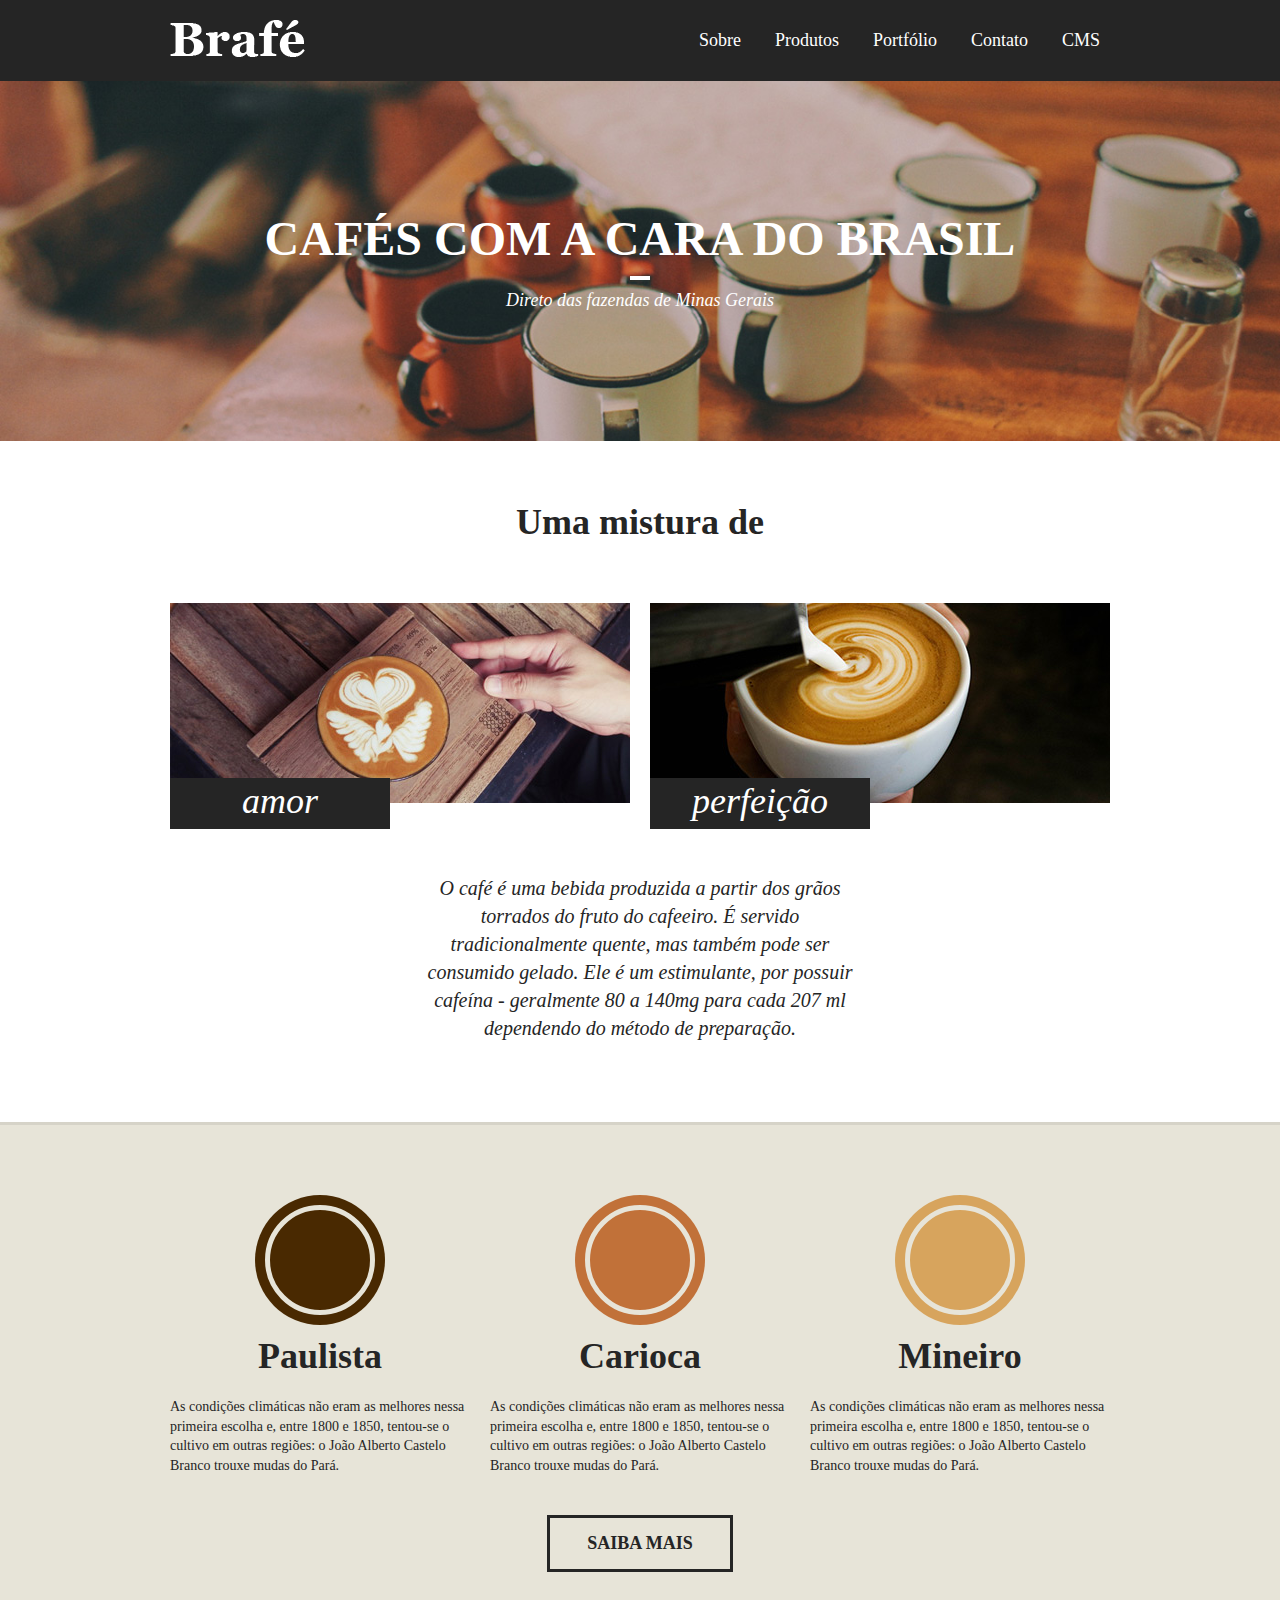
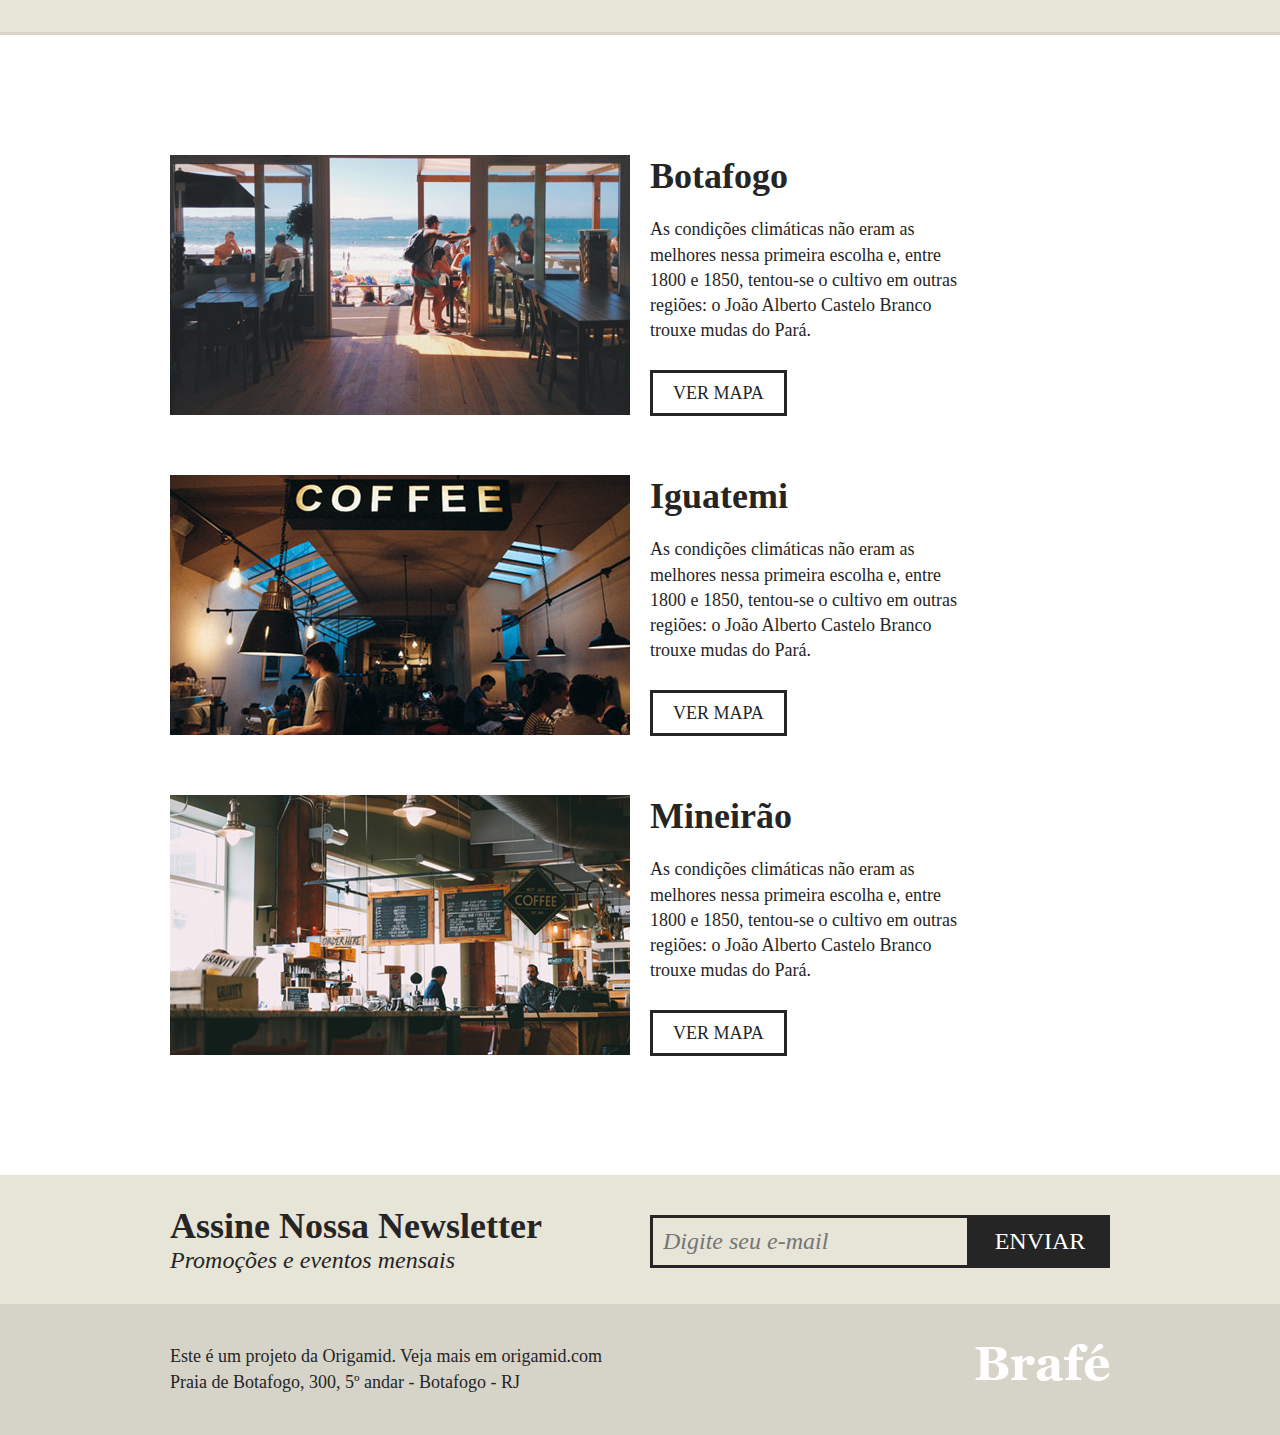
<file: index.html>
<!DOCTYPE html>
<html>
    <head>
        <title>Brafé - Home</title>
        <meta charset="utf-8">
        <meta name="viewport" content="width=device-width, initial-scale=1, shrink-to-fit=no">
        <link href="css/style.css" rel='stylesheet' type="text/css">
    </head>
    <body>

        <header class="menu">
            <div class="menu-container">

                <a class="menu-logo" href=""><img src="img/brafe.png" alt="Brafé"></a>

                <nav class="menu-nav">
                    <ul>
                        <li><a href="">Sobre</a></li>
                        <li><a href="produtos.html">Produtos</a></li>
                        <li><a href="">Portfólio</a></li>
                        <li><a href="">Contato</a></li>
                        <li><a href="brafe-cms.html">CMS</a></li>
                    </ul>
                </nav>
            
            </div>
        </header>

        <main class="intro">
            <h1>Cafés com a cara do Brasil</h1>
            <p>Direto das fazendas de Minas Gerais</p>
        </main>

        <section class="sobre">

            <h2>Uma mistura de</h2>

            <div class="sobre-container">
                
                <div class="sobre-item">
                    <img src="img/cafe-1.jpg">
                    <h3>amor</h3>
                </div>
                
                <div class="sobre-item">
                    <img src="img/cafe-2.jpg">
                    <h3>perfeição</h3>
                </div>

            </div>
            
            <p>O café é uma bebida produzida a partir dos grãos torrados do fruto do
                cafeeiro. É servido tradicionalmente quente, mas também pode ser consumido
                gelado. Ele é um estimulante, por possuir cafeína - geralmente 80 a 140mg
                para cada 207 ml dependendo do método de preparação.
            </p>

        </section>
        
        <section class="produtos">
            <div class="produtos-container">

                <div class="produtos-item">
                    <h2 class="produtos-paulista">Paulista</h2>
                    <p>
                        As condições climáticas não eram as melhores nessa primeira escolha e,
                        entre 1800 e 1850, tentou-se o cultivo em outras regiões: o João
                        Alberto Castelo Branco trouxe mudas do Pará.
                    </p>
                </div>

                <div class="produtos-item">
                    <h2 class="produtos-carioca">Carioca</h2>
                    <p>
                        As condições climáticas não eram as melhores nessa primeira escolha e,
                        entre 1800 e 1850, tentou-se o cultivo em outras regiões: o João
                        Alberto Castelo Branco trouxe mudas do Pará.
                    </p>
                </div>

                <div class="produtos-item">
                    <h2 class="produtos-mineiro">Mineiro</h2>
                    <p>
                        As condições climáticas não eram as melhores nessa primeira escolha e,
                        entre 1800 e 1850, tentou-se o cultivo em outras regiões: o João
                        Alberto Castelo Branco trouxe mudas do Pará.
                    </p>
                </div>

            </div>
            <a class="produtos-btn" href="">Saiba Mais</a>
        </section>

        <section class="locais">

            <div class="locais-item">
                <img src="img/botafogo.jpg" alt="Brafé unidade Botafogo">
                <div>
                    <h2>Botafogo</h2>
                    <p>
                        As condições climáticas não eram as melhores nessa primeira escolha e,
                        entre 1800 e 1850, tentou-se o cultivo em outras regiões: o João
                        Alberto Castelo Branco trouxe mudas do Pará.
                    </p>
                    <a href="">Ver Mapa</a>
                </div>
            </div>

            <div class="locais-item">
                <img src="img/iguatemi.jpg" alt="Brafé unidade Botafogo">
                <div>
                    <h2>Iguatemi</h2>
                    <p>
                        As condições climáticas não eram as melhores nessa primeira escolha e,
                        entre 1800 e 1850, tentou-se o cultivo em outras regiões: o João
                        Alberto Castelo Branco trouxe mudas do Pará.
                    </p>
                    <a href="">Ver Mapa</a>
                </div>
            </div>

            <div class="locais-item">
                <img src="img/mineirao.jpg" alt="Brafé unidade Botafogo">
                <div>
                    <h2>Mineirão</h2> 
                    <p>
                        As condições climáticas não eram as melhores nessa primeira escolha e,
                        entre 1800 e 1850, tentou-se o cultivo em outras regiões: o João
                        Alberto Castelo Branco trouxe mudas do Pará.
                    </p>
                    <a href="">Ver Mapa</a>
                </div>
            </div>
            
        </section>

        <section class="assine">
            <div class="assine-container">

                <div class="assine-info">
                    <h2>Assine Nossa Newsletter</h2>
                    <p>Promoções e eventos mensais</p>
                </div>

                <form>
                    <label>E-mail</label>
                    <input type="text" placeholder="Digite seu e-mail">
                    <button type="submit">Enviar</button>
                </form>

            
            </div>
        </section>

        <footer class="footer">
            <div class="footer-container">

                <p>
                    Este é um projeto da Origamid. Veja mais em origamid.com<br>
                    Praia de Botafogo, 300, 5º andar - Botafogo - RJ
                </p>
                <img src="img/brafe.png" alt="Brafé">
                
            </div>
        </footer>

    </body>
</html>
</file>
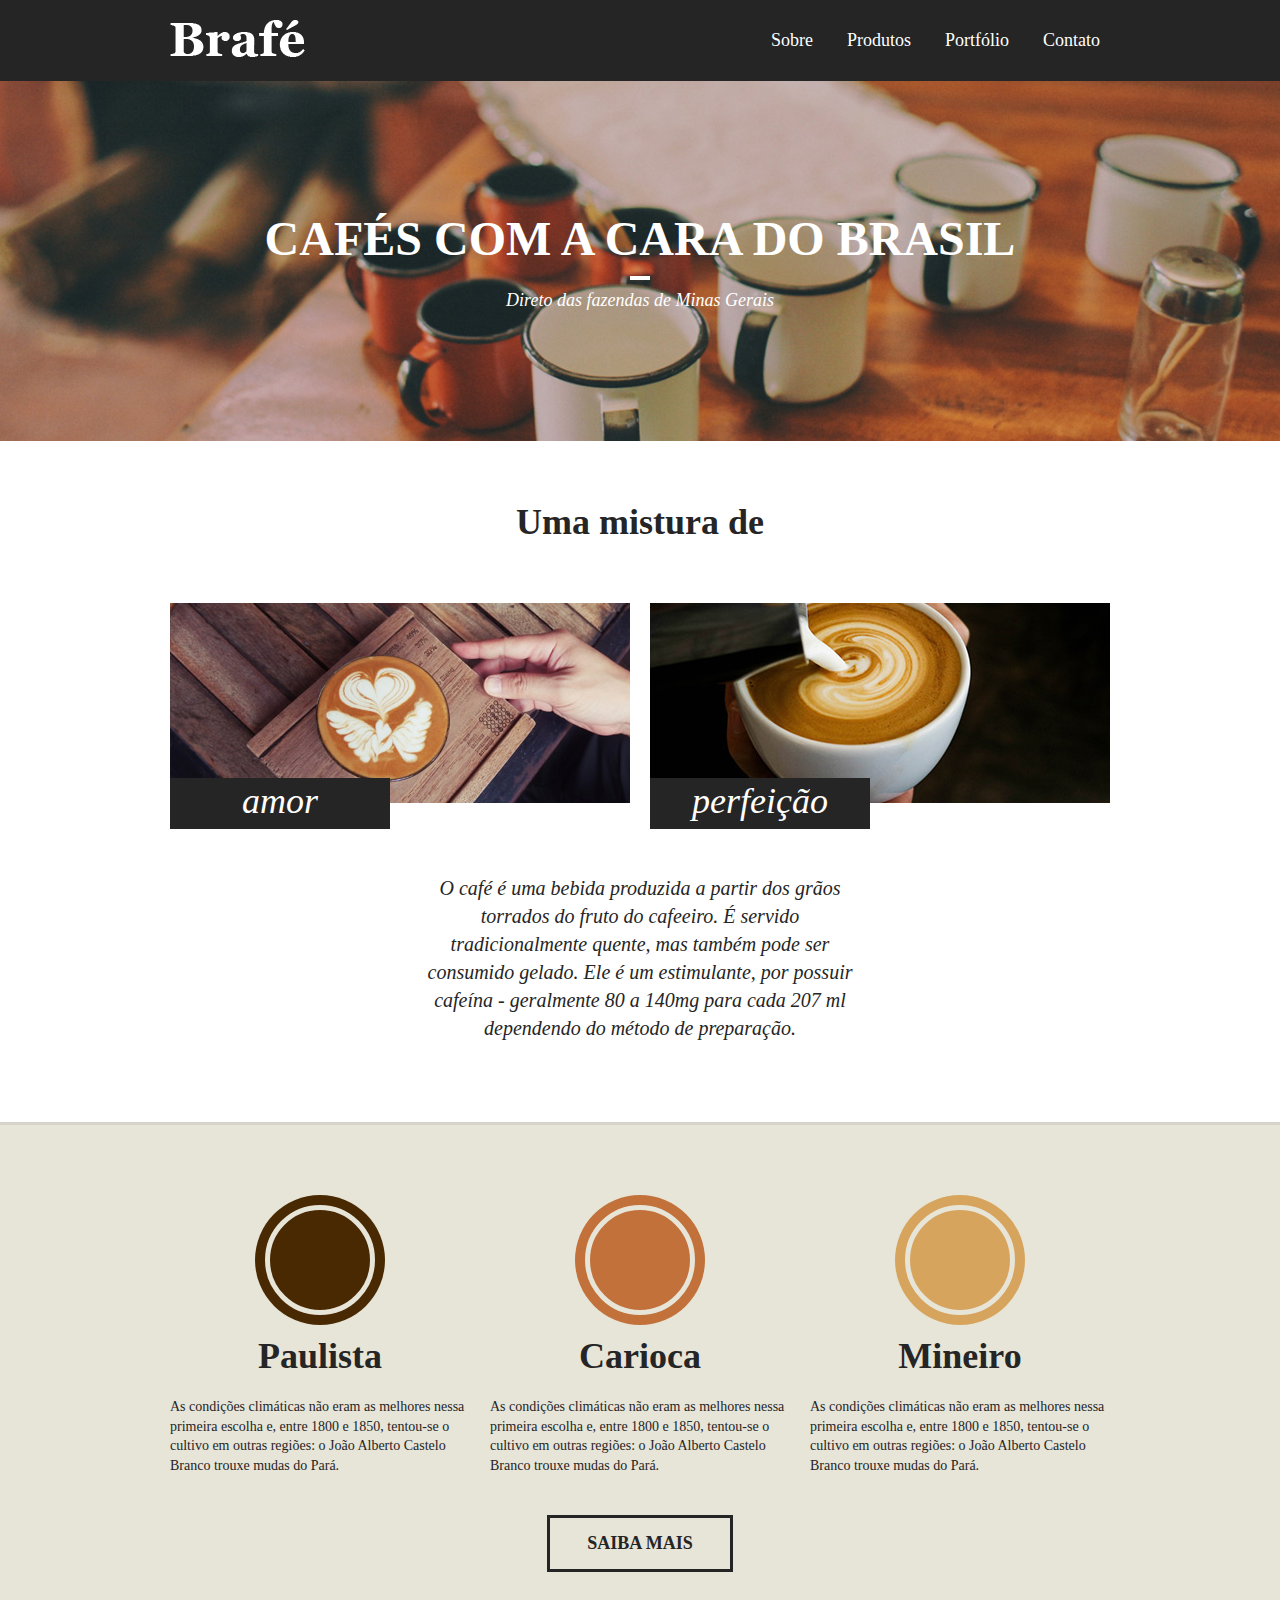
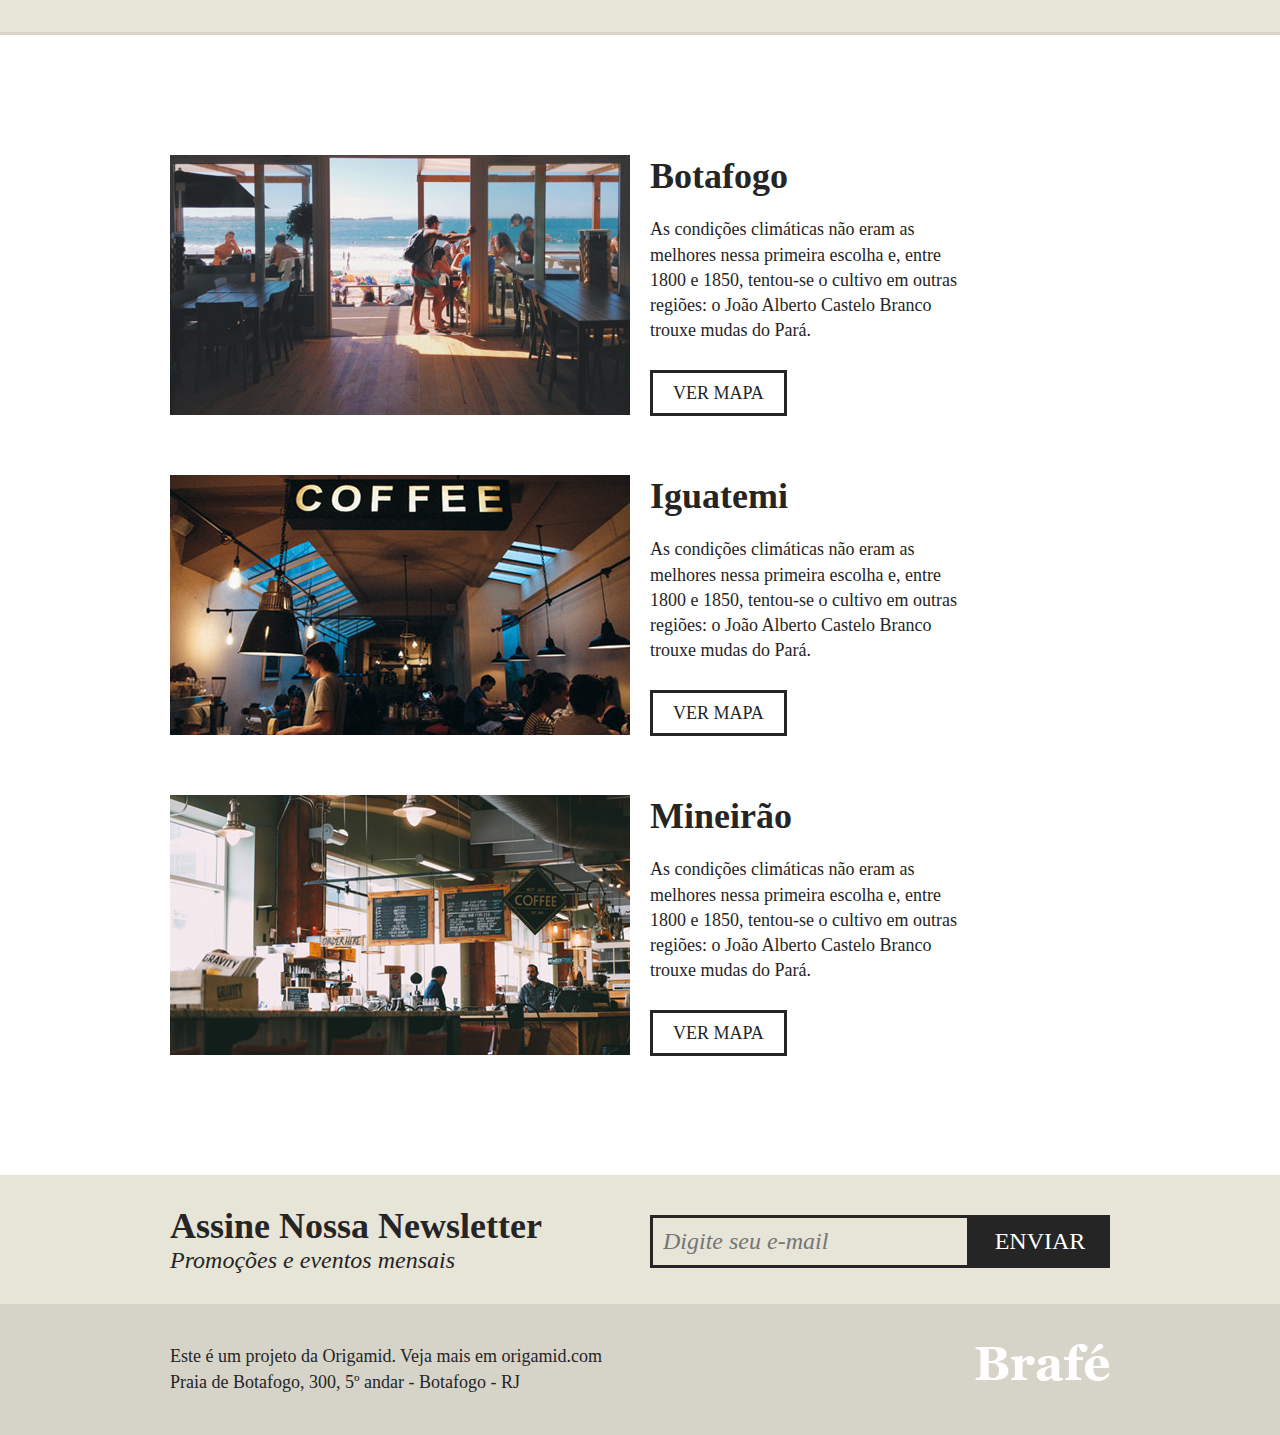
<file: 1 - CSS Puro/index.html>
<!DOCTYPE html>
<html>
    <head>
        <title>Brafé - CSS Puro</title>
        <meta charset="utf-8">
        <meta name="viewport" content="width=device-width, initial-scale=1, shrink-to-fit=no">
        <link href="style.css" rel='stylesheet' type="text/css">
    </head>
    <body>

        <header class="menu">
            <div class="menu-container">

                <a class="menu-logo" href=""><img src="img/brafe.png" alt="Brafé"></a>

                <nav class="menu-nav">
                    <ul>
                        <li><a href="">Sobre</a></li>
                        <li><a href="">Produtos</a></li>
                        <li><a href="">Portfólio</a></li>
                        <li><a href="">Contato</a></li>
                    </ul>
                </nav>
            
            </div>
        </header>

        <main class="intro">
            <h1>Cafés com a cara do Brasil</h1>
            <p>Direto das fazendas de Minas Gerais</p>
        </main>

        <section class="sobre">

            <h2>Uma mistura de</h2>

            <div class="sobre-container">
                
                <div class="sobre-item">
                    <img src="img/cafe-1.jpg">
                    <h3>amor</h3>
                </div>
                
                <div class="sobre-item">
                    <img src="img/cafe-2.jpg">
                    <h3>perfeição</h3>
                </div>

            </div>
            
            <p>O café é uma bebida produzida a partir dos grãos torrados do fruto do
                cafeeiro. É servido tradicionalmente quente, mas também pode ser consumido
                gelado. Ele é um estimulante, por possuir cafeína - geralmente 80 a 140mg
                para cada 207 ml dependendo do método de preparação.
            </p>

        </section>
        
        <section class="produtos">
            <div class="produtos-container">

                <div class="produtos-item">
                    <h2 class="produtos-paulista">Paulista</h2>
                    <p>
                        As condições climáticas não eram as melhores nessa primeira escolha e,
                        entre 1800 e 1850, tentou-se o cultivo em outras regiões: o João
                        Alberto Castelo Branco trouxe mudas do Pará.
                    </p>
                </div>

                <div class="produtos-item">
                    <h2 class="produtos-carioca">Carioca</h2>
                    <p>
                        As condições climáticas não eram as melhores nessa primeira escolha e,
                        entre 1800 e 1850, tentou-se o cultivo em outras regiões: o João
                        Alberto Castelo Branco trouxe mudas do Pará.
                    </p>
                </div>

                <div class="produtos-item">
                    <h2 class="produtos-mineiro">Mineiro</h2>
                    <p>
                        As condições climáticas não eram as melhores nessa primeira escolha e,
                        entre 1800 e 1850, tentou-se o cultivo em outras regiões: o João
                        Alberto Castelo Branco trouxe mudas do Pará.
                    </p>
                </div>

            </div>
            <a class="produtos-btn" href="">Saiba Mais</a>
        </section>

        <section class="locais">

            <div class="locais-item">
                <img src="img/botafogo.jpg" alt="Brafé unidade Botafogo">
                <div>
                    <h2>Botafogo</h2>
                    <p>
                        As condições climáticas não eram as melhores nessa primeira escolha e,
                        entre 1800 e 1850, tentou-se o cultivo em outras regiões: o João
                        Alberto Castelo Branco trouxe mudas do Pará.
                    </p>
                    <a href="">Ver Mapa</a>
                </div>
            </div>

            <div class="locais-item">
                <img src="img/iguatemi.jpg" alt="Brafé unidade Botafogo">
                <div>
                    <h2>Iguatemi</h2>
                    <p>
                        As condições climáticas não eram as melhores nessa primeira escolha e,
                        entre 1800 e 1850, tentou-se o cultivo em outras regiões: o João
                        Alberto Castelo Branco trouxe mudas do Pará.
                    </p>
                    <a href="">Ver Mapa</a>
                </div>
            </div>

            <div class="locais-item">
                <img src="img/mineirao.jpg" alt="Brafé unidade Botafogo">
                <div>
                    <h2>Mineirão</h2> 
                    <p>
                        As condições climáticas não eram as melhores nessa primeira escolha e,
                        entre 1800 e 1850, tentou-se o cultivo em outras regiões: o João
                        Alberto Castelo Branco trouxe mudas do Pará.
                    </p>
                    <a href="">Ver Mapa</a>
                </div>
            </div>
            
        </section>

        <section class="assine">
            <div class="assine-container">

                <div class="assine-info">
                    <h2>Assine Nossa Newsletter</h2>
                    <p>Promoções e eventos mensais</p>
                </div>

                <form>
                    <label>E-mail</label>
                    <input type="text" placeholder="Digite seu e-mail">
                    <button type="submit">Enviar</button>
                </form>

            
            </div>
        </section>

        <footer class="footer">
            <div class="footer-container">

                <p>
                    Este é um projeto da Origamid. Veja mais em origamid.com<br>
                    Praia de Botafogo, 300, 5º andar - Botafogo - RJ
                </p>
                <img src="img/brafe.png" alt="Brafé">

            </div>
        </footer>

    </body>
</html>
</file>
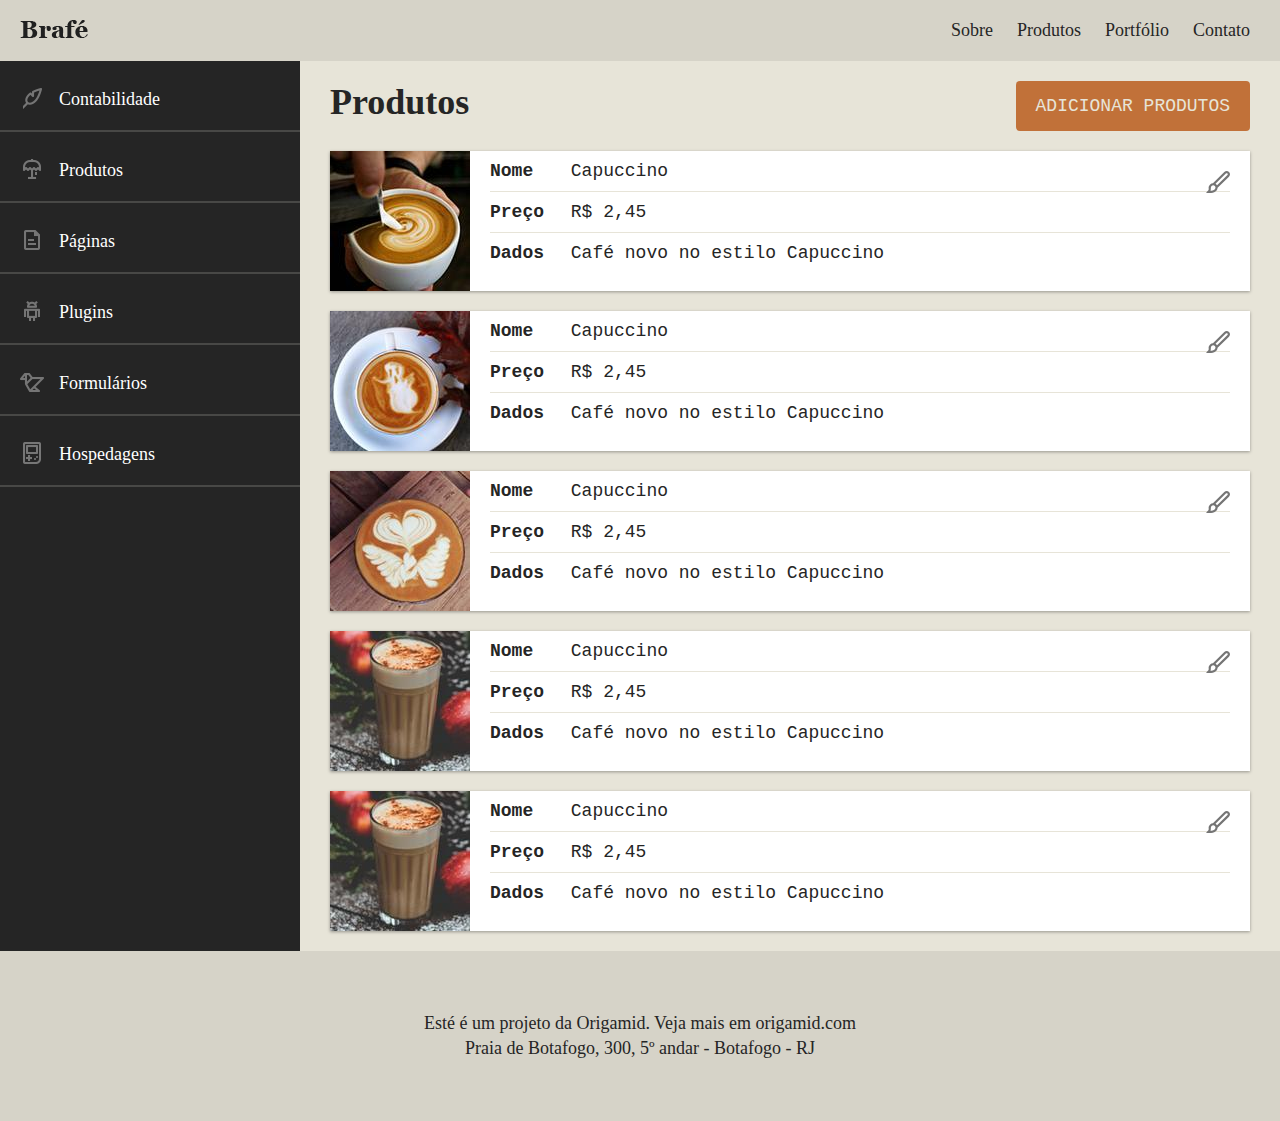
<file: brafe-cms.html>
<!DOCTYPE html>
<html>
    <head>
        <title>Brafé - CMS</title>
        <meta charset="utf-8">
        <meta name="viewport" content="width=device-width, initial-scale=1, shrink-to-fit=no">
        <link href="css/brafe-cms.css" type="text/css" rel="stylesheet">
    </head>
    <body>

        <header class="header">

            <a class="header-logo" href="index.html">
                <img src="img/brafe-cms.png" alt="Brafé">
            </a>

            <nav class="header-menu">
                <ul>
                    <li><a href="">Sobre</a></li>
                    <li><a href="">Produtos</a></li>
                    <li><a href="">Portfólio</a></li>
                    <li><a href="">Contato</a></li>
                </ul>
            </nav>

        </header>

        <main class="main-container">

            <nav class="side-nav">
                <ul>
                    <li><a class="nav-contabilidade" href="">Contabilidade</a></li>
                    <li><a class="nav-produtos" href="">Produtos</a></li>
                    <li><a class="nav-paginas" href="">Páginas</a></li>
                    <li><a class="nav-plugins" href="">Plugins</a></li>
                    <li><a class="nav-formularios" href="">Formulários</a></li>
                    <li><a class="nav-hospedagens" href="">Hospedagens</a></li>
                </ul>
            </nav>

            <section class="produtos">

                <header>
                    <h1>Produtos</h1>
                    <a class="adicionar-produtos" href="">Adicionar Produtos</a>
                </header>

                <ul>
                    <li class="produtos-item">
                        <img src="img/cafe-1-cms.jpg" alt="Café 1">

                        <ul>
                            <li><span>Nome</span> Capuccino</li>
                            <li><span>Preço</span> R$ 2,45</li>
                            <li><span>Dados</span> Café novo no estilo Capuccino</li>
                        </ul>
                        <a href="">Editar</a>
                    </li>
                    <li class="produtos-item">
                        <img src="img/cafe-2-cms.jpg" alt="Café 2">

                        <ul>
                            <li><span>Nome</span> Capuccino</li>
                            <li><span>Preço</span> R$ 2,45</li>
                            <li><span>Dados</span> Café novo no estilo Capuccino</li>
                        </ul>
                        <a href="">Editar</a>
                    </li>
                    <li class="produtos-item">
                        <img src="img/cafe-3-cms.jpg" alt="Café 3">

                        <ul>
                            <li><span>Nome</span> Capuccino</li>
                            <li><span>Preço</span> R$ 2,45</li>
                            <li><span>Dados</span> Café novo no estilo Capuccino</li>
                        </ul>
                        <a href="">Editar</a>
                    </li>
                    <li class="produtos-item">
                        <img src="img/cafe-4-cms.jpg" alt="Café 4">

                        <ul>
                            <li><span>Nome</span> Capuccino</li>
                            <li><span>Preço</span> R$ 2,45</li>
                            <li><span>Dados</span> Café novo no estilo Capuccino</li>
                        </ul>
                        <a href="">Editar</a>
                    </li>

                    <li class="produtos-item">
                        <img src="img/cafe-4-cms.jpg" alt="Café 4">

                        <ul>
                            <li><span>Nome</span> Capuccino</li>
                            <li><span>Preço</span> R$ 2,45</li>
                            <li><span>Dados</span> Café novo no estilo Capuccino</li>
                        </ul>
                        <a href="">Editar</a>
                    </li>
                </ul>

            </section>

        </main>

        <footer class="footer">
            <p>Esté é um projeto da Origamid. Veja mais em origamid.com</p>
            <p>Praia de Botafogo, 300, 5º andar - Botafogo - RJ</p>
        </footer>

    </body>
</html>
</file>
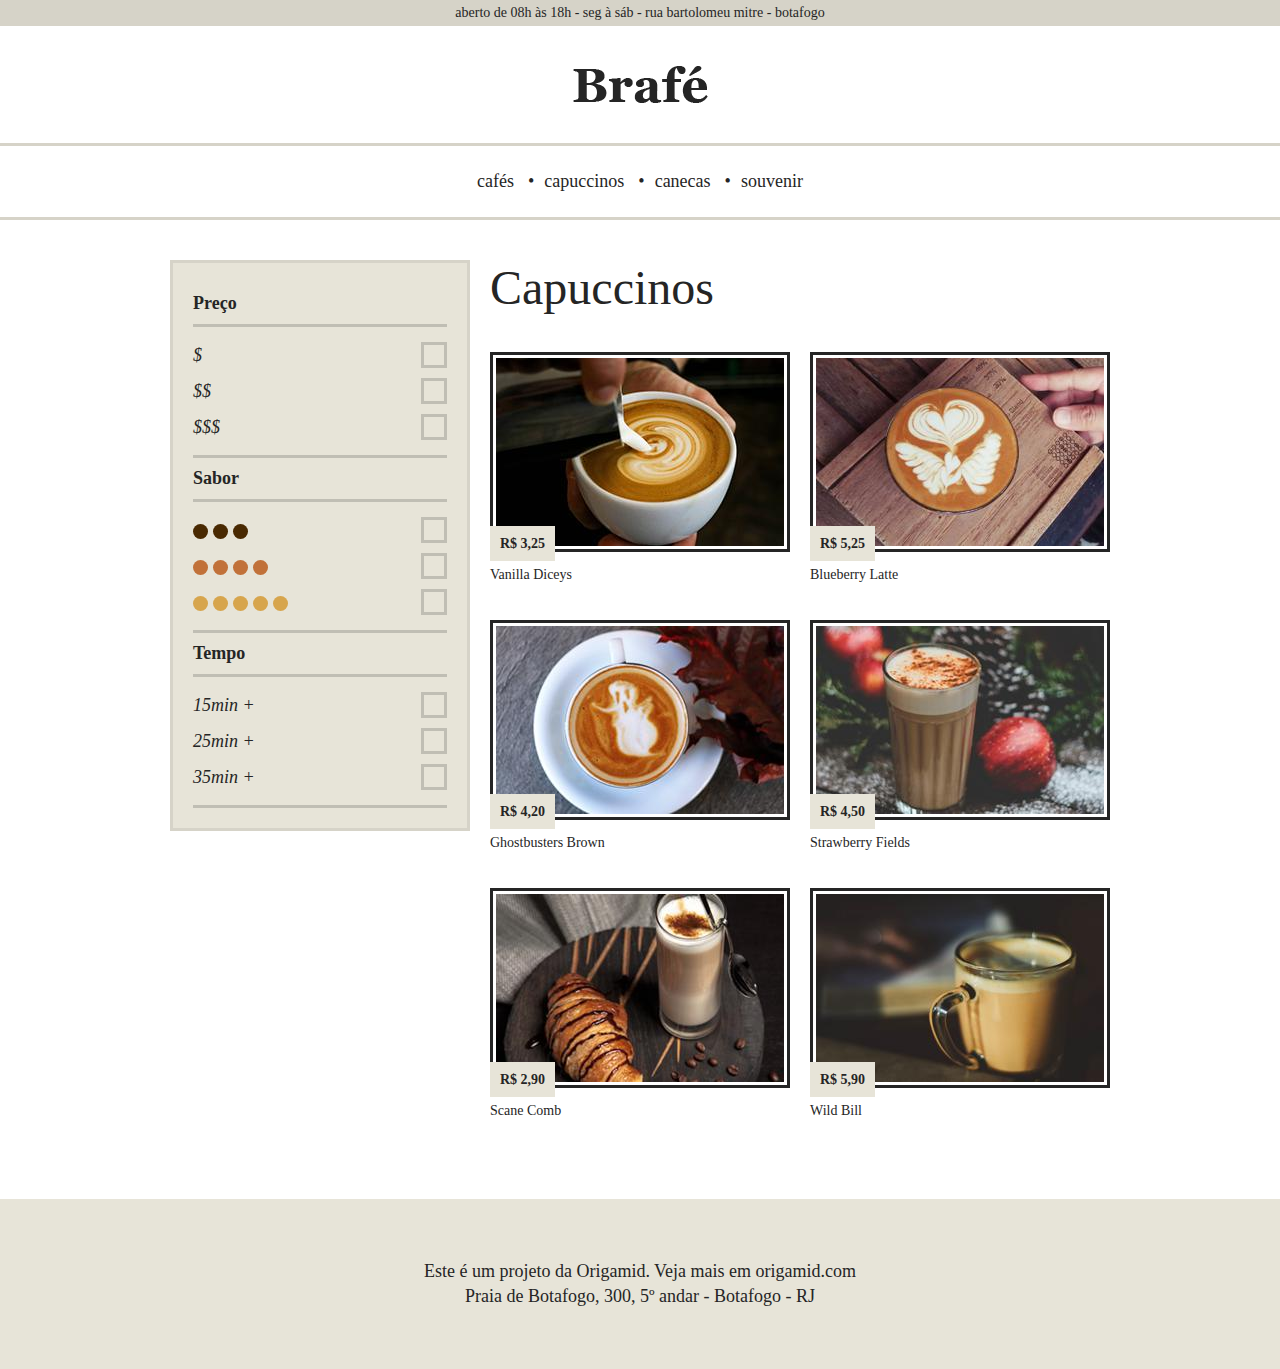
<file: produtos.html>
<!DOCTYPE html>
<html>
    <header>
        <title>Brafé - Produtos</title>
        <meta charset="utf-8">
        <meta name="viewport" content="width=device-width, initial-scale=1, shrink-to-fit=no">
        <link href="css/produtos.css" type="text/css" rel="stylesheet">
    </header>
    <body>

        <header>

            <div class="header-informacoes">
                <p>aberto de 08h às 18h - seg à sáb - rua bartolomeu mitre - botafogo</p>
            </div>

            <a class="header-logo" href="index.html">
                <img src="img/brafe-produtos .png" alt="Brafé">
            </a>

            <nav class="header-menu">
                <ul>
                    <li><a href="#">cafés</a></li>
                    <li><a href="#">capuccinos</a></li>
                    <li><a href="#">canecas</a></li>
                    <li><a href="#">souvenir</a></li>
                </ul>
            </nav>

        </header>

        <div class="container">

            <nav class="filtro">
                <h2>Preço</h2>
                <ul>
                    <li>$</li>
                    <li>$$</li>
                    <li>$$$</li>
                </ul>
                <h2>Sabor</h2>
                <ul class="sabor">
                    <li><span class="sabor-3">Marrom</span></li>
                    <li><span class="sabor-4">Laranja</span></li>
                    <li><span class="sabor-5">Amarelo</span></li>
                </ul>
                <h2>Tempo</h2>
                <ul>
                    <li>15min +</li>
                    <li>25min +</li>
                    <li>35min +</li>
                </ul>
            </nav>


            <section class="produtos">

                <h1>Capuccinos</h1>
                <ul>
                    <li>
                        <img src="img/cafe-1-produtos.jpg" alt="Café 1">
                        <span>R$ 3,25</span>
                        <h2>Vanilla Diceys</h2>
                    </li>
                    <li>
                        <img src="img/cafe-2-produtos.jpg" alt="Café 2">
                        <span>R$ 5,25</span>
                        <h2>Blueberry Latte</h2>
                    </li>
                    <li>
                        <img src="img/cafe-3.jpg" alt="Café 3">
                        <span>R$ 4,20</span>
                        <h2>Ghostbusters Brown</h2>
                    </li>
                    <li>
                        <img src="img/cafe-4.jpg" alt="Café 4">
                        <span>R$ 4,50</span>
                        <h2>Strawberry Fields</h2>
                    </li>
                    <li>
                        <img src="img/cafe-5.jpg" alt="Café 5">
                        <span>R$ 2,90</span>
                        <h2>Scane Comb</h2>
                    </li>
                    <li>
                        <img src="img/cafe-6.jpg" alt="Café 6">
                        <span>R$ 5,90</span>
                        <h2>Wild Bill</h2>
                    </li>
                </ul>

            </section>

        </div>


        <footer class="footer">
            <p>Este é um projeto da Origamid. Veja mais em origamid.com</p>
            <p>Praia de Botafogo, 300, 5º andar - Botafogo - RJ</p>
        </footer>

    </body>
</html>
</file>
<file: css/style.css>
/* Reset básico */

body, h1, h2, h3, p, ul {
    padding: 0px;
    margin: 0px;
}

body {
    font-family: Georgia, serif;
    color: #252525;
}

/* Menu do Header */

.menu {
    background: #252525;
    padding: 20px 0;
}

.menu-container {
    max-width: 960px;
    margin: 0 auto;
}

/* clear fix */
.menu-container::after, .menu-container::before {
    content: '';
    display: table;
    clear: both;
}

.menu-logo {
    display: block;
    float: left;
    margin-left: 10px;
}

.menu-nav {
    float: right;
}

.menu-nav li {
    display: inline-block;
    padding: 10px;
    margin-right: 10px;
}

.menu-nav a {
    display: block;
    padding: px;
    text-decoration: none;
    color: white;
    /* 18px (desejado) / default (16px) = 1.125 */
    font-size: 1.125em; 
}

.menu-nav a:hover {
    color: rgb(212, 209, 209);
}

@media (max-width: 739px) {

    .menu {
        text-align: center;
    }

    a.menu-logo {
        float: none;
        margin: 0 auto;
    }
    
    .menu-nav {
        float: none;
        clear: both;
    }

}

/* Intro */

.intro {
    background: url('../img/bg-intro.jpg') no-repeat center center;
    background-size: cover;
    padding: 130px 0;
    text-align: center;
    color: #fff;
}

.intro h1 {
    text-transform: uppercase;
    font-size: 3em; /* 48/16 */
}

.intro h1::after {
    content: '';
    display: block;
    width: 20px;
    height: 4px;
    background: #fff;
    margin: 10px auto;
}

.intro p {
    font-style: italic;
    font-size: 1.125em; /* 18/16 */
}

@media (max-width: 739px) {

    .intro {
        padding: 60px 0;
    }

}

/* Sobre */

.sobre {
    padding: 60px 0;
}

.sobre-container {
    max-width: 960px;
    margin: 0 auto;
}

.sobre-container::after, .sobre-container::before {
    content: '';
    display: table;
    clear: both;
}

.sobre h2 {
    text-align: center;
    font-size: 2.25em;
    margin-bottom: 60px;
}

/* note que esta classe é equivalente ao grid-8 do Bikcraft */
.sobre-item {
    width: 460px;
    float: left;
    /* as figuras tẽm margem de 10 px para cada lado */
    margin: 0 10px;
}

.sobre-item img {
    display: block;
    max-width: 100%;
}

.sobre-item h3 {
    font-size: 2.25em;
    /* line-height 1em pois não queremos altura de linha nele */
    line-height: 1em;
    background: #252525;
    width: 220px;
    color: #fff;
    font-style: italic;
    font-weight: normal;
    text-align: center;
    padding: 5px 0 10px 0;
    top: -25px;
    /* alteramos position:static para que a propriedade top funcione */
    position: relative;
}

/* seletor filho direto de .sobre */
/* aqui não há muita utilidade, mas pode facilitar manutenções futuras */
.sobre > p {
    font-size: 1.25em;
    line-height: 1.4em;
    font-style: italic;
    text-align: center;
    margin: 20px auto;
    max-width: 460px;
}

@media (min-width: 740px) and (max-width: 980px) {

    .sobre-container {
        max-width: 720px;
    }

    .sobre-item {
        width: 340px;
    }

}

@media (max-width: 739px) {

    .sobre-container {
        max-width: 300px;
    }

    .sobre-item {
        width: 300px;
        margin: 0 auto;
    }

}

/* Produtos */

.produtos {
    background: #e7e4d8;
    padding: 60px 0;
    border-top: 3px solid #d6d3c8;
    border-bottom: 3px solid #d6d3c8;
}

.produtos-container {
    max-width: 960px;
    margin: 0 auto;
}

.produtos-container::before, .produtos-container::after {
    content: '';
    display: table;
    clear: both;
}

.produtos-item {
    width: 300px;
    float: left;
    /*margem de 10px por causas do grid e 20px bottom para quando for responsivo*/
    margin: 0 10px 20px 10px;
}

.produtos-item h2 {
    text-align: center;
    font-size: 2.25em;
    margin-bottom: 20px;
}

.produtos-item p {
    font-size: 0.875em; /*14/16*/
    line-height: 1.4em;
}

/*Para criarmos a 'imagem' do café em CSS */

.produtos-item h2::before {
    content: '';
    display: block;
    width: 100px;
    height: 100px;
    background: currentColor;
    margin: 20px auto;
    /* círculo, borda e sombra */
    border-radius: 50%;
    border: 5px solid #e7e4d8;
    box-shadow: 0 0 0 10px currentColor;
}

h2.produtos-paulista::before {
    color: #492901;
}

h2.produtos-carioca::before {
    color: #c17139;
}

h2.produtos-mineiro::before {
    color: #d7a45d;
}

.produtos-btn {
    width: 180px;
    border: 3px solid;
    color: #252525;
    text-decoration: none;
    display: block;
    font-size: 1.125em;
    font-weight: bold;
    text-transform: uppercase;
    text-align: center;
    padding: 15px 0;
    margin: 20px auto 0 auto;
}

.produtos-btn:hover {
    background: #eeeeec;
    transition: 0.2s;
}

@media (min-width: 740px) and (max-width: 980px) {

    .produtos-container {
        max-width: 720px;
    }

    .produtos-item {
        width: 220px;
    }

}

@media (max-width: 739px) {

    .produtos-container {
        max-width: 300px;
    }

    .produtos-item {
        margin: 0 auto 20px auto;
    }

}

/* Locais */

.locais {
    max-width: 960px;
    margin: 0 auto;
    padding: 60px 0;
}

.locais-item {
    clear: both;
    margin: 60px auto;
}

.locais-item::after, .locais-item::before {
    display: table;
    content: '';
    clear: both;
}

.locais-item img {
    width: 460px;
    float: left;
    display: block;
    margin: 0 10px;
}

.locais-item > div {
    max-width: 460px;
    float: left;
    margin: 0 10px;
}

.locais-item h2 {
    font-size: 2.25em;
    margin-bottom: 20px;
}

.locais-item p {
    font-size: 1.125em;
    line-height: 1.4em;
    max-width: 320px;
    margin-bottom: 40px;
}

.locais-item a {
    font-size: 1.125em;
    text-transform: uppercase;
    text-decoration: none;
    border: 3px solid;
    color: #252525;
    padding: 10px 20px;
}

.locais-item a:hover {
    background: rgb(233, 231, 231);
    transition: 0.2s;
}

@media (min-width: 740px) and (max-width: 980px) {

    .locais {
        max-width: 720px;
    }

    .locais-item > div, .locais-item img {
        max-width: 340px;
    }


}

@media (max-width: 739px) {

    .locais-item img {
        width: 300px;
        margin: 0px;
    }

    .locais {
        max-width: 300px;
    }

}

/* Footer */

.assine {
    background: #e7e4d8;
    padding: 30px 0;
}

.assine-container {
    max-width: 960px;
    margin: 0 auto;
}

.assine-container::after, .assine-container::before {
    content: '';
    display: table;
    clear: both;
}

.assine-info {
    width: 460px;
    margin: 0 10px;
    float: left;
}

.assine-info h2 {
    font-size: 2.25em;
}

.assine-info p {
    font-size: 1.5em;
    font-style: italic;
}

.assine form {
    width: 460px;
    margin: 10px 10px 0 10px;
    float: left;
}

.assine form label {
    display: none;
}

.assine input {
    box-sizing: border-box;
    width: 320px;
    border: 3px solid #252525;
    background: none;
    font-size: 1.5em;
    font-style: italic;
    font-family: Georgia, serif;
    padding: 10px;
    float: left;
}

.assine button {
    background: #252525;
    border: none;
    font-family: Georgia, serif;
    text-transform: uppercase;
    font-size: 1.5em;
    width: 140px;
    padding: 13px 0;
    color: #fff;
    cursor: pointer;
}

.assine button:hover {
    transition: 0.2s;
    background: #5a5a5a;
}

@media (min-width: 740px) and (max-width: 980px) {

    .assine-container {
        max-width: 720px;
    }

    .assine-info, .assine form, .assine input {
        width: 340px;
    }

}

@media (max-width: 739px) {

    .assine-container {
        max-width: 300px;
    }

    .assine-info, .assine form, .assine input {
        width: 300px;
        margin: 10px 0 0 0;
    }
    

}

.footer {
    background: #d6d3c8;
    padding: 40px 0;
}

.footer-container {
    max-width: 960px;
    margin: 0 auto;
}

.footer-container::before, .footer-container::after {
    content: '';
    display: table;
    clear: both;
}

.footer p {
    float:left;
    margin: 0 10px;
    font-size: 1.125em;
    line-height: 1.4em;
}

.footer img {
    float: right;
    margin: 0 10px;
    display: block;
}


@media (max-width: 739px) {

    .footer-container {
        max-width: 300px;
    }

    .footer p {
        float: none;
        margin: 0px;
    }

    .footer img {
        float: none;
        margin: 20px 0;
    }
    

}
</file>
<file: 1 - CSS Puro/style.css>
/* Reset básico */

body, h1, h2, h3, p, ul {
    padding: 0px;
    margin: 0px;
}

body {
    font-family: Georgia, serif;
    color: #252525;
}

/* Menu do Header */

.menu {
    background: #252525;
    padding: 20px 0;
}

.menu-container {
    max-width: 960px;
    margin: 0 auto;
}

/* clear fix */
.menu-container::after, .menu-container::before {
    content: '';
    display: table;
    clear: both;
}

.menu-logo {
    display: block;
    float: left;
    margin-left: 10px;
}

.menu-nav {
    float: right;
}

.menu-nav li {
    display: inline-block;
    padding: 10px;
    margin-right: 10px;
}

.menu-nav a {
    display: block;
    padding: px;
    text-decoration: none;
    color: white;
    /* 18px (desejado) / default (16px) = 1.125 */
    font-size: 1.125em; 
}

.menu-nav a:hover {
    color: rgb(212, 209, 209);
}

@media (max-width: 739px) {

    .menu {
        text-align: center;
    }

    a.menu-logo {
        float: none;
        margin: 0 auto;
    }
    
    .menu-nav {
        float: none;
        clear: both;
    }

}

/* Intro */

.intro {
    background: url('./img/bg-intro.jpg') no-repeat center center;
    background-size: cover;
    padding: 130px 0;
    text-align: center;
    color: #fff;
}

.intro h1 {
    text-transform: uppercase;
    font-size: 3em; /* 48/16 */
}

.intro h1::after {
    content: '';
    display: block;
    width: 20px;
    height: 4px;
    background: #fff;
    margin: 10px auto;
}

.intro p {
    font-style: italic;
    font-size: 1.125em; /* 18/16 */
}

@media (max-width: 739px) {

    .intro {
        padding: 60px 0;
    }

}

/* Sobre */

.sobre {
    padding: 60px 0;
}

.sobre-container {
    max-width: 960px;
    margin: 0 auto;
}

.sobre-container::after, .sobre-container::before {
    content: '';
    display: table;
    clear: both;
}

.sobre h2 {
    text-align: center;
    font-size: 2.25em;
    margin-bottom: 60px;
}

/* note que esta classe é equivalente ao grid-8 do Bikcraft */
.sobre-item {
    width: 460px;
    float: left;
    /* as figuras tẽm margem de 10 px para cada lado */
    margin: 0 10px;
}

.sobre-item img {
    display: block;
    max-width: 100%;
}

.sobre-item h3 {
    font-size: 2.25em;
    /* line-height 1em pois não queremos altura de linha nele */
    line-height: 1em;
    background: #252525;
    width: 220px;
    color: #fff;
    font-style: italic;
    font-weight: normal;
    text-align: center;
    padding: 5px 0 10px 0;
    top: -25px;
    /* alteramos position:static para que a propriedade top funcione */
    position: relative;
}

/* seletor filho direto de .sobre */
/* aqui não há muita utilidade, mas pode facilitar manutenções futuras */
.sobre > p {
    font-size: 1.25em;
    line-height: 1.4em;
    font-style: italic;
    text-align: center;
    margin: 20px auto;
    max-width: 460px;
}

@media (min-width: 740px) and (max-width: 980px) {

    .sobre-container {
        max-width: 720px;
    }

    .sobre-item {
        width: 340px;
    }

}

@media (max-width: 739px) {

    .sobre-container {
        max-width: 300px;
    }

    .sobre-item {
        width: 300px;
        margin: 0 auto;
    }

}

/* Produtos */

.produtos {
    background: #e7e4d8;
    padding: 60px 0;
    border-top: 3px solid #d6d3c8;
    border-bottom: 3px solid #d6d3c8;
}

.produtos-container {
    max-width: 960px;
    margin: 0 auto;
}

.produtos-container::before, .produtos-container::after {
    content: '';
    display: table;
    clear: both;
}

.produtos-item {
    width: 300px;
    float: left;
    /*margem de 10px por causas do grid e 20px bottom para quando for responsivo*/
    margin: 0 10px 20px 10px;
}

.produtos-item h2 {
    text-align: center;
    font-size: 2.25em;
    margin-bottom: 20px;
}

.produtos-item p {
    font-size: 0.875em; /*14/16*/
    line-height: 1.4em;
}

/*Para criarmos a 'imagem' do café em CSS */

.produtos-item h2::before {
    content: '';
    display: block;
    width: 100px;
    height: 100px;
    background: currentColor;
    margin: 20px auto;
    /* círculo, borda e sombra */
    border-radius: 50%;
    border: 5px solid #e7e4d8;
    box-shadow: 0 0 0 10px currentColor;
}

h2.produtos-paulista::before {
    color: #492901;
}

h2.produtos-carioca::before {
    color: #c17139;
}

h2.produtos-mineiro::before {
    color: #d7a45d;
}

.produtos-btn {
    width: 180px;
    border: 3px solid;
    color: #252525;
    text-decoration: none;
    display: block;
    font-size: 1.125em;
    font-weight: bold;
    text-transform: uppercase;
    text-align: center;
    padding: 15px 0;
    margin: 20px auto 0 auto;
}

.produtos-btn:hover {
    background: #eeeeec;
    transition: 0.2s;
}

@media (min-width: 740px) and (max-width: 980px) {

    .produtos-container {
        max-width: 720px;
    }

    .produtos-item {
        width: 220px;
    }

}

@media (max-width: 739px) {

    .produtos-container {
        max-width: 300px;
    }

    .produtos-item {
        margin: 0 auto 20px auto;
    }

}

/* Locais */

.locais {
    max-width: 960px;
    margin: 0 auto;
    padding: 60px 0;
}

.locais-item {
    clear: both;
    margin: 60px auto;
}

.locais-item::after, .locais-item::before {
    display: table;
    content: '';
    clear: both;
}

.locais-item img {
    width: 460px;
    float: left;
    display: block;
    margin: 0 10px;
}

.locais-item > div {
    width: 460px;
    float: left;
    margin: 0 10px;
}

.locais-item h2 {
    font-size: 2.25em;
    margin-bottom: 20px;
}

.locais-item p {
    font-size: 1.125em;
    line-height: 1.4em;
    max-width: 320px;
    margin-bottom: 40px;
}

.locais-item a {
    font-size: 1.125em;
    text-transform: uppercase;
    text-decoration: none;
    border: 3px solid;
    color: #252525;
    padding: 10px 20px;
}

.locais-item a:hover {
    background: rgb(233, 231, 231);
    transition: 0.2s;
}

@media (min-width: 740px) and (max-width: 980px) {

    .locais {
        max-width: 720px;
    }

    .locais-item > div, .locais-item img {
        max-width: 340px;
    }


}

@media (max-width: 739px) {

    .locais-item img {
        width: 300px;
        margin: 0px;
    }

    .locais {
        max-width: 300px;
    }

}

/* Footer */

.assine {
    background: #e7e4d8;
    padding: 30px 0;
}

.assine-container {
    max-width: 960px;
    margin: 0 auto;
}

.assine-container::after, .assine-container::before {
    content: '';
    display: table;
    clear: both;
}

.assine-info {
    width: 460px;
    margin: 0 10px;
    float: left;
}

.assine-info h2 {
    font-size: 2.25em;
}

.assine-info p {
    font-size: 1.5em;
    font-style: italic;
}

.assine form {
    width: 460px;
    margin: 10px 10px 0 10px;
    float: left;
}

.assine form label {
    display: none;
}

.assine input {
    box-sizing: border-box;
    width: 320px;
    border: 3px solid #252525;
    background: none;
    font-size: 1.5em;
    font-style: italic;
    font-family: Georgia, serif;
    padding: 10px;
    float: left;
}

.assine button {
    background: #252525;
    border: none;
    font-family: Georgia, serif;
    text-transform: uppercase;
    font-size: 1.5em;
    width: 140px;
    padding: 13px 0;
    color: #fff;
    cursor: pointer;
}

.assine button:hover {
    transition: 0.2s;
    background: #5a5a5a;
}

@media (min-width: 740px) and (max-width: 980px) {

    .assine-container {
        max-width: 720px;
    }

    .assine-info, .assine form, .assine input {
        width: 340px;
    }

}

@media (max-width: 739px) {

    .assine-container {
        max-width: 300px;
    }

    .assine-info, .assine form, .assine input {
        width: 300px;
        margin: 10px 0 0 0;
    }
    

}

.footer {
    background: #d6d3c8;
    padding: 40px 0;
}

.footer-container {
    max-width: 960px;
    margin: 0 auto;
}

.footer-container::before, .footer-container::after {
    content: '';
    display: table;
    clear: both;
}

.footer p {
    float:left;
    margin: 0 10px;
    font-size: 1.125em;
    line-height: 1.4em;
}

.footer img {
    float: right;
    margin: 0 10px;
    display: block;
}


@media (max-width: 739px) {

    .footer-container {
        max-width: 300px;
    }

    .footer p {
        float: none;
        margin: 0px;
    }

    .footer img {
        float: none;
        margin: 20px 0;
    }
    

}
</file>
<file: css/brafe-cms.css>
/* Reset simples */

body, p, h1, ul, li {
    margin: 0;
    padding: 0;
}

li {
    list-style: none;
}

/* Estilos gerais */

body {
    font-family: Georgia, serif;
    color: #252525;
    background: #e7e4d8;
}

* {
    box-sizing: border-box;
}

img {
    display: block;
    max-width: 100%;
}

a {
    text-decoration: none;
}

/* Header Principal */

.header {
    background: #d6d3c8;
    padding: 20px;
}

.header-logo {
    float: left;
}

.header-menu ul {
    float: right;
}

.header::before, .header::after {
    content: '';
    display: table;
    clear: both;
}

.header-menu li {
    display: inline-block;
}

.header-menu li a {
    color: #252525;
    font-size: 1.125em;
    padding: 0 10px;
}

.header-menu li a:hover {
    color: #fff;
    transition: 0.1s;
}

.header-menu li:first-child a {
    padding-left: 0px;
}

/* Main */

/*
.main-container::after, .main-container::before {
    content: '';
    display: table;
    clear: both;
}
*/

.main-container {
    display: flex;
}

/* Navegação da esquerda */

.side-nav {
    width: 300px;
    background: #252525;
    /* float: left; */
}

.side-nav li a {
    display: block;
    color: #fff;
    border-bottom: 2px solid #484846;
    font-size: 1.125em;
    padding: 20px;
}

.side-nav li a:hover {
    color: rgb(219, 215, 215);
    transition: 0.2s;
}

.side-nav li a::before {
    content: '';
    display: inline-block;
    width: 24px;
    height: 24px;
    position: relative;
    top: 5px;
    margin-right: 15px;
    background-image: url('../img/icones.png');
}

/* sprite */

.nav-contabilidade::before {
    background-position: 0 0px;
}

.nav-produtos::before {
    background-position: 0 -24px;
}

.nav-paginas::before {
    background-position: 0 calc(-24px * 2);
}

.nav-plugins::before {
    background-position: 0 calc(-24px * 3);
}

.nav-formularios::before {
    background-position: 0 calc(-24px * 4);
}

.nav-hospedagens::before {
    background-position: 0 calc(-24px * 5);
}

/* Produtos */

.produtos {
    /* float: left; */
    width: calc(100% - 300px);
    margin: 0 auto;
    max-width: 960px;
    padding: 20px;
}

.produtos header::before, .produtos header::after {
    content: '';
    display: table;
    clear: both;
}

.produtos h1 {
    font-size: 2.25em;
    float: left;
}

.adicionar-produtos {
    background: #c17139;
    color: #e7e4d8;
    font-size: 1.125em;
    font-family: Courier, monospace;
    text-transform: uppercase;
    padding: 15px 20px;
    border-radius: 4px;
    float: right;
    text-align: center;
}

.adicionar-produtos:hover {
    background: #bd7e51;
    transition: 0.1s;
}

.produtos-item {
    background: #fff;
    box-shadow: 0 1px 3px 0 rgba(0,0,0,.35);
    margin-top: 20px;
    position: relative;
}

.produtos-item::before, .produtos-item::after {
    content: '';
    display: block;
    clear: both;
}

.produtos-item img {
    float: left;
}

.produtos-item a {
    width: 24px;
    height: 24px;
    overflow: hidden;
    text-indent: -200px;
    position: absolute;
    top: 20px;
    right: 20px;
    background: url('../img/edit.svg') no-repeat;
}

.produtos-item a:hover {
    background: url('../img/edit-hover.svg') no-repeat;
    transition: 0.1s;
}

.produtos-item ul {
    float: left; 
    padding: 0 20px;
    width: calc(100% - 140px);
    transition: 0.1s;
}

.produtos-item li {
    padding: 10px 0;
    font-size: 1.125em;
    font-family: Courier, monospace;
    border-bottom: 1px solid #e7e4d8;
}

.produtos-item li:last-child {
    border: none;
}

.produtos-item span {
    display: inline-block;
    font-weight: bold;
    width: 70px;
}

/* Footer */

.footer {
    background: #d6d3c8;
    text-align: center;
    padding: 60px 0;
    font-size: 1.125em;
    line-height: 1.4em;
}

/* Responsividade */

@media (min-width: 740px) and (max-width: 980px) {

.side-nav {
    width: 200px;
}

.produtos {
    width: calc(100% - 200px);
}

}

@media (max-width: 739px) {

.header-logo {
    float: none;
}

.header-menu ul {
    float: none;
    margin-top: 10px;
}

.main-container {
    flex-direction: column;
}

.side-nav {
    margin: 20px 0 0 20px;
    background: none;
    width: auto;
}

.side-nav li {
    display: inline-block;
}

.side-nav li a::before {
    display: block;
    margin: 0px;
    top: 0px;
}

.side-nav li a {
    width: 44px;
    height: 44px;
    overflow: hidden;
    padding: 10px;
    border: none;
    color: #252525;
    background: #252525;
    border-radius: 4px;
}

.produtos {
    width: 100%;
}

.produtos h1 {
    float: none;
}

.adicionar-produtos {
    float: none;
    display: inline-block;
    margin: 10px 0;
}

.produtos-item ul {
    float: none;
    width: 100%;
}

.produtos-item img {
    float: none;
}


}
</file>
<file: css/produtos.css>
/* Reset Simples */

body, p, h1, h2, ul, feSpecularLighting{
    margin: 0px;
    padding: 0px;
}

li {
    list-style: none;
}

body {
    font-family: Georgia, serif;
    color: #252525;
}

* {
    box-sizing: border-box;
}

/* Menu - Header */

.header-informacoes {
    font-size: 0.875em;
    background: #d6d3c8;
    padding: 5px 0;
    text-align: center;
}

.header-logo img {
    display: block;
    margin: 40px auto;
}

.header-menu {
    border-top: 3px solid #d6d3c8;
    border-bottom: 3px solid #d6d3c8;
    text-align: center;
    margin-bottom: 40px;
    padding: 20px 0;
}

.header-menu li {
    display: inline-block;
}

.header-menu li a {
    display: block;
    padding: 5px 10px 5px 0;
    text-decoration: none;
    color: #252525;
    font-size: 1.125em; /*18px*/
}

.header-menu li a:before {
    content: '•';
    padding-right: 10px;
}

/*selecionamos o 'a' do primeiro 'li' para removermos o 'content' anterior a esse 'a'*/
.header-menu li:first-child a::before {
    content: '';
}

/* Conteúdo */

.container {
    max-width: 960px;
    margin: 0 auto;
}

.container::before, .container::after {
    content: '';
    display: table;
    clear: both;
}

/* Filtro */

.filtro {
    background: #e7e4d8;
    border: 3px solid #d6d3c8;
    width: 300px;
    margin: 0 10px;
    padding: 20px;
    float: left;
}

.filtro h2 {
    font-size: 1.125em;
    padding: 10px 0;
}

.filtro ul {
    border-top: 3px solid #c0beb4;
    border-bottom: 3px solid #c0beb4;
    padding: 10px 0;
}

.filtro li {
    font-style: italic;
    font-size: 1.125em;
    line-height: 2;
}

.filtro li::after {
    content: '';
    display: block;
    width: 20px;
    height: 20px;
    border: 3px solid #c0beb4;
    float: right;
    margin-top: 5px;
}

.sabor {
    overflow: hidden;
}

.sabor span {
    display: inline-block;
    text-indent: -200px;
    width: 15px;
    height: 15px;
    background: currentColor;
    border-radius: 50%;
    vertical-align: middle;
}

.sabor-3 {
    color: #492901;
    box-shadow: 20px 0 0 0 currentColor,
                40pX 0 0 0 currentColor;
}

.sabor-4 {
    color: #c17139;
    box-shadow: 20px 0 0 0 currentColor,
                40pX 0 0 0 currentColor,
                60pX 0 0 0 currentColor;
}

.sabor-5 {
    color: #d7a54d;
    box-shadow: 20px 0 0 0 currentColor,
                40pX 0 0 0 currentColor,
                60pX 0 0 0 currentColor,
                80pX 0 0 0 currentColor;
}

/* Produtos */

.produtos {
    width: 620px;
    margin: 0 10px;
    float: left;
}

.produtos h1 {
    font-size: 3em;
    font-weight: normal;
}

.produtos li {
    width: 300px;
    float: left;
}

.produtos li:nth-child(even) {
    margin-left: 20px;
}

.produtos li img {
    display: block;
    max-width: 100%;
    border: 3px solid #fff;
    box-shadow: 0 0 0 3px #252525;
    margin: 40px 3px 0 3px;
}

.produtos li span {
    background: #e7e4d8;
    padding: 10px;
    font-size: 0.875em;
    font-weight: bold;
    position: relative;
    top: -15px;
}

.produtos li h2 {
    font-size: 0.875em;
    font-weight: normal;
}

.footer {
    background: #e7e4d8;
    text-align: center;
    padding: 60px 0;
    font-size: 1.125em;
    line-height: 1.4em;
    margin-top: 80px;
}

/* Responsividade */

@media (min-width: 740px) and (max-width: 980px) {

    .container {
        max-width: 720px;
    }

    .filtro {
        width: 220px;
    }

    .produtos {
        width: 460px;
    }

    .produtos li {
        width: 220px;
    }

}

@media (max-width: 739px) {

    .container {
        max-width: 300px;
    }

    .filtro {
        display: none;
    }

    .produtos {
        width: 300px;
    }

    .produtos li {
        width: 140px;
    }

}
</file>
